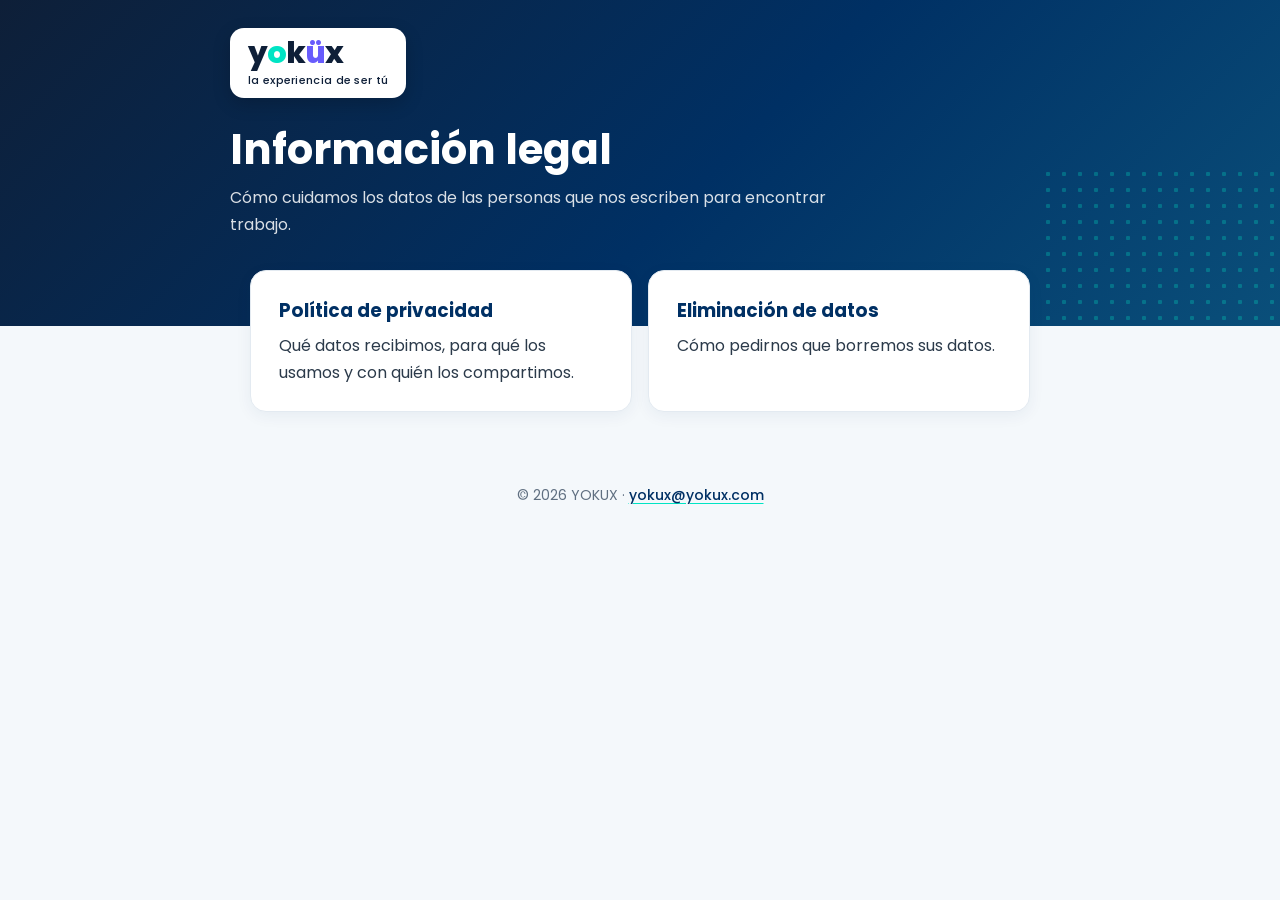
<file: index.html>
<!doctype html>
<html lang="es">
<head>
<meta charset="utf-8">
<meta name="viewport" content="width=device-width, initial-scale=1">
<title>Información legal — YOKUX</title>
<link rel="preconnect" href="https://fonts.googleapis.com">
<link rel="preconnect" href="https://fonts.gstatic.com" crossorigin>
<link href="https://fonts.googleapis.com/css2?family=Poppins:wght@400;500;600;700;800&display=swap" rel="stylesheet">
<link rel="stylesheet" href="estilos.css">
</head>
<body>
<header class="encabezado">
  <div class="contenido">
    <span class="logo">
      <span class="marca">y<span class="o">o</span>k<span class="u">ü</span>x</span>
      <span class="lema">la experiencia de ser tú</span>
    </span>
    <h1>Información legal</h1>
    <p class="bajada">Cómo cuidamos los datos de las personas que nos escriben para encontrar trabajo.</p>
  </div>
</header>

<main>
  <div class="opciones">
    <a class="tarjeta opcion" href="privacidad/">
      <h2>Política de privacidad</h2>
      <p>Qué datos recibimos, para qué los usamos y con quién los compartimos.</p>
    </a>
    <a class="tarjeta opcion" href="eliminacion-datos/">
      <h2>Eliminación de datos</h2>
      <p>Cómo pedirnos que borremos sus datos.</p>
    </a>
  </div>
</main>

<footer>© 2026 YOKUX · <a href="mailto:yokux@yokux.com">yokux@yokux.com</a></footer>
</body>
</html>
</file>
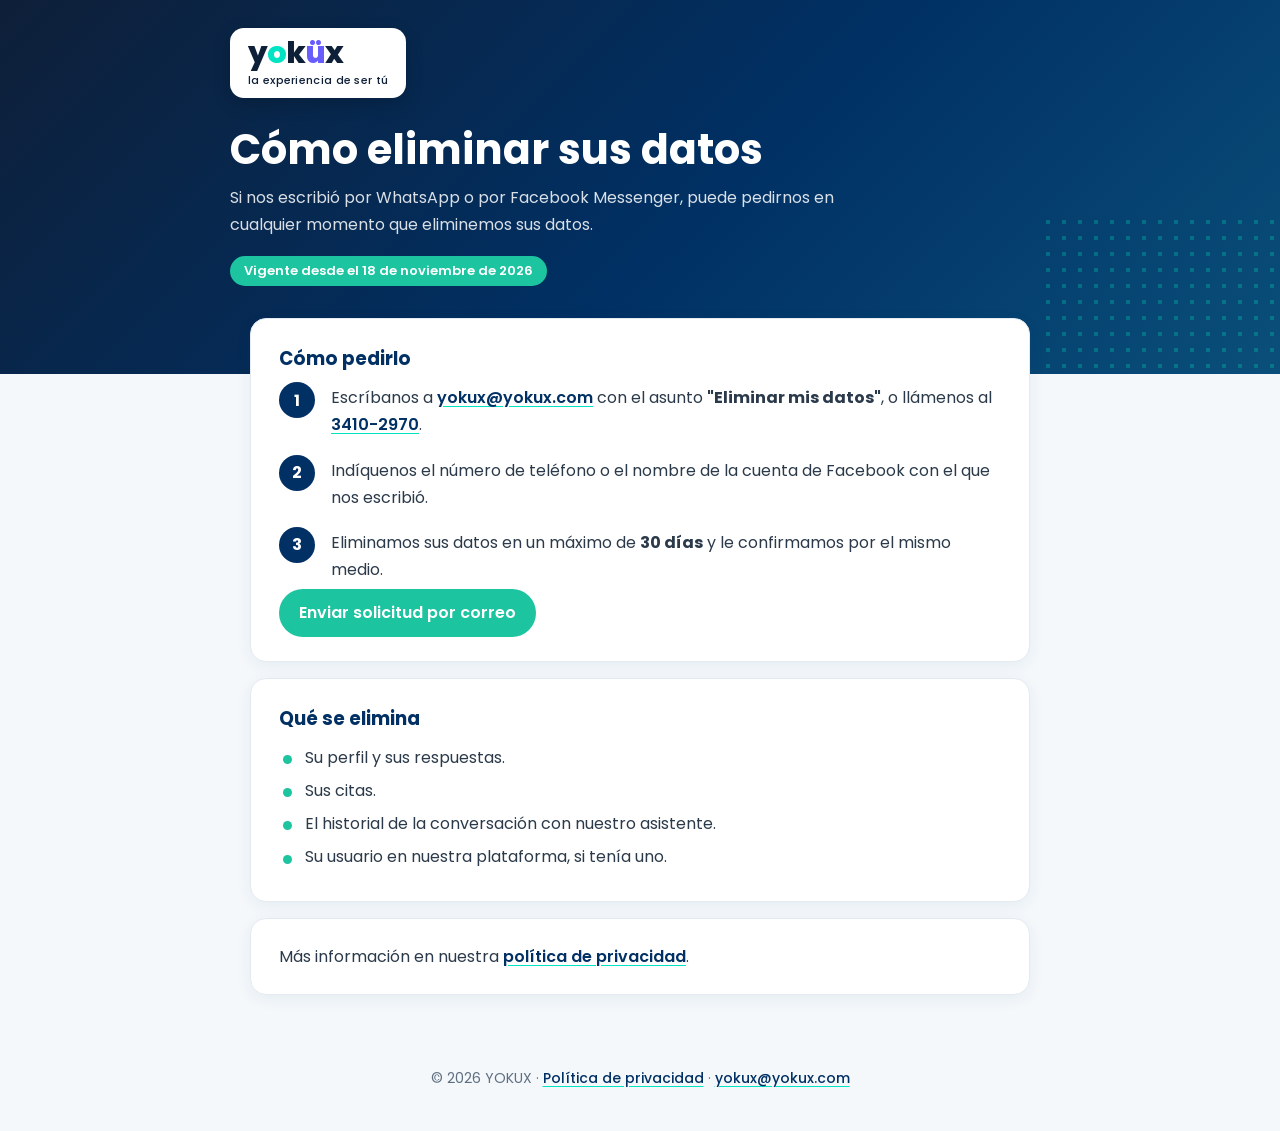
<file: eliminacion-datos/index.html>
<!doctype html>
<html lang="es">
<head>
<meta charset="utf-8">
<meta name="viewport" content="width=device-width, initial-scale=1">
<title>Eliminación de datos — YOKUX</title>
<meta name="description" content="Cómo pedirle a YOKUX que elimine sus datos.">
<link rel="preconnect" href="https://fonts.googleapis.com">
<link rel="preconnect" href="https://fonts.gstatic.com" crossorigin>
<link href="https://fonts.googleapis.com/css2?family=Poppins:wght@400;500;600;700;800&display=swap" rel="stylesheet">
<link rel="stylesheet" href="../estilos.css">
</head>
<body>
<header class="encabezado">
  <div class="contenido">
    <a class="logo" href="../" aria-label="YOKUX, inicio">
      <span class="marca">y<span class="o">o</span>k<span class="u">ü</span>x</span>
      <span class="lema">la experiencia de ser tú</span>
    </a>
    <h1>Cómo eliminar sus datos</h1>
    <p class="bajada">Si nos escribió por WhatsApp o por Facebook Messenger, puede pedirnos en cualquier momento que eliminemos sus datos.</p>
    <span class="vigencia">Vigente desde el 18 de noviembre de 2026</span>
  </div>
</header>

<main>
  <section class="tarjeta">
    <h2>Cómo pedirlo</h2>
    <ol class="pasos">
      <li>Escríbanos a <a href="mailto:yokux@yokux.com?subject=Eliminar%20mis%20datos">yokux@yokux.com</a> con el asunto <strong>"Eliminar mis datos"</strong>, o llámenos al <a href="tel:+50234102970">3410-2970</a>.</li>
      <li>Indíquenos el número de teléfono o el nombre de la cuenta de Facebook con el que nos escribió.</li>
      <li>Eliminamos sus datos en un máximo de <strong>30 días</strong> y le confirmamos por el mismo medio.</li>
    </ol>
    <a class="boton" href="mailto:yokux@yokux.com?subject=Eliminar%20mis%20datos">Enviar solicitud por correo</a>
  </section>

  <section class="tarjeta">
    <h2>Qué se elimina</h2>
    <ul class="lista">
      <li>Su perfil y sus respuestas.</li>
      <li>Sus citas.</li>
      <li>El historial de la conversación con nuestro asistente.</li>
      <li>Su usuario en nuestra plataforma, si tenía uno.</li>
    </ul>
  </section>

  <section class="tarjeta">
    <p>Más información en nuestra <a href="../privacidad/">política de privacidad</a>.</p>
  </section>
</main>

<footer>
  © 2026 YOKUX · <a href="../privacidad/">Política de privacidad</a> · <a href="mailto:yokux@yokux.com">yokux@yokux.com</a>
</footer>
</body>
</html>
</file>
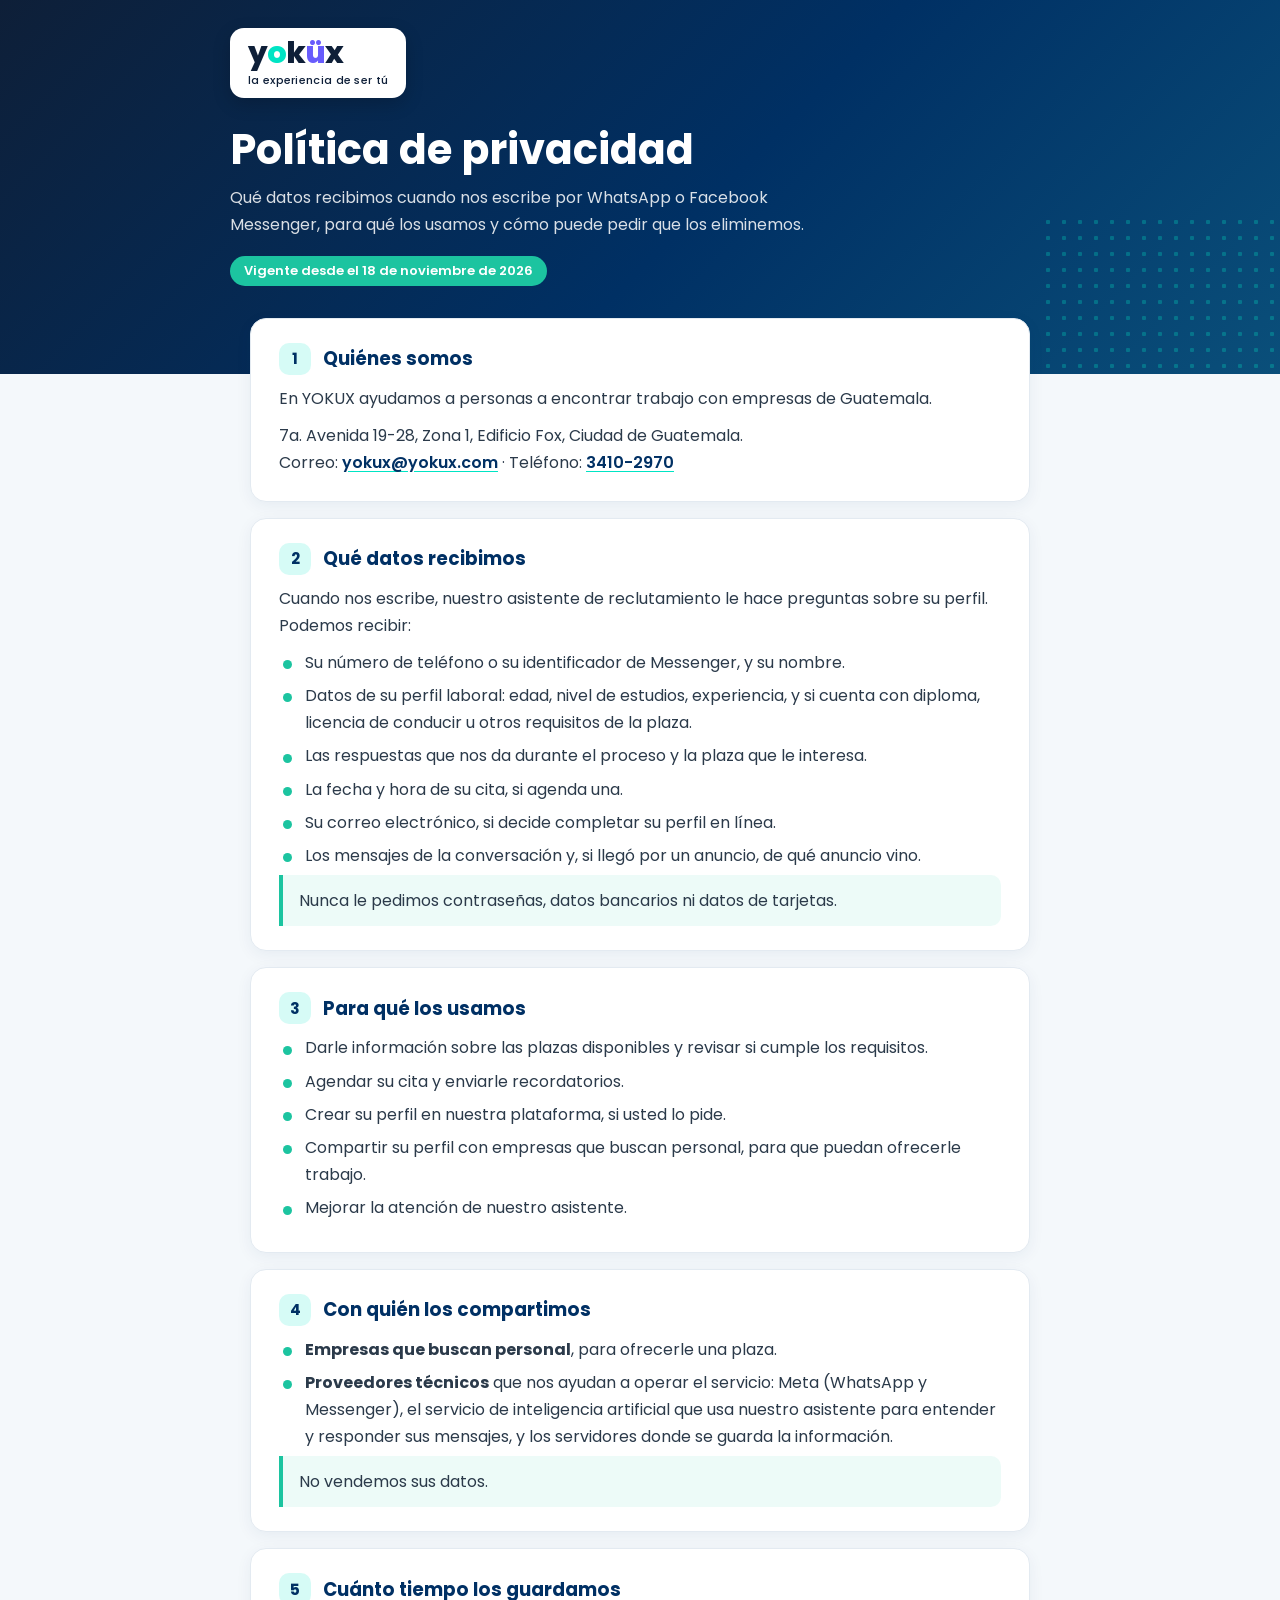
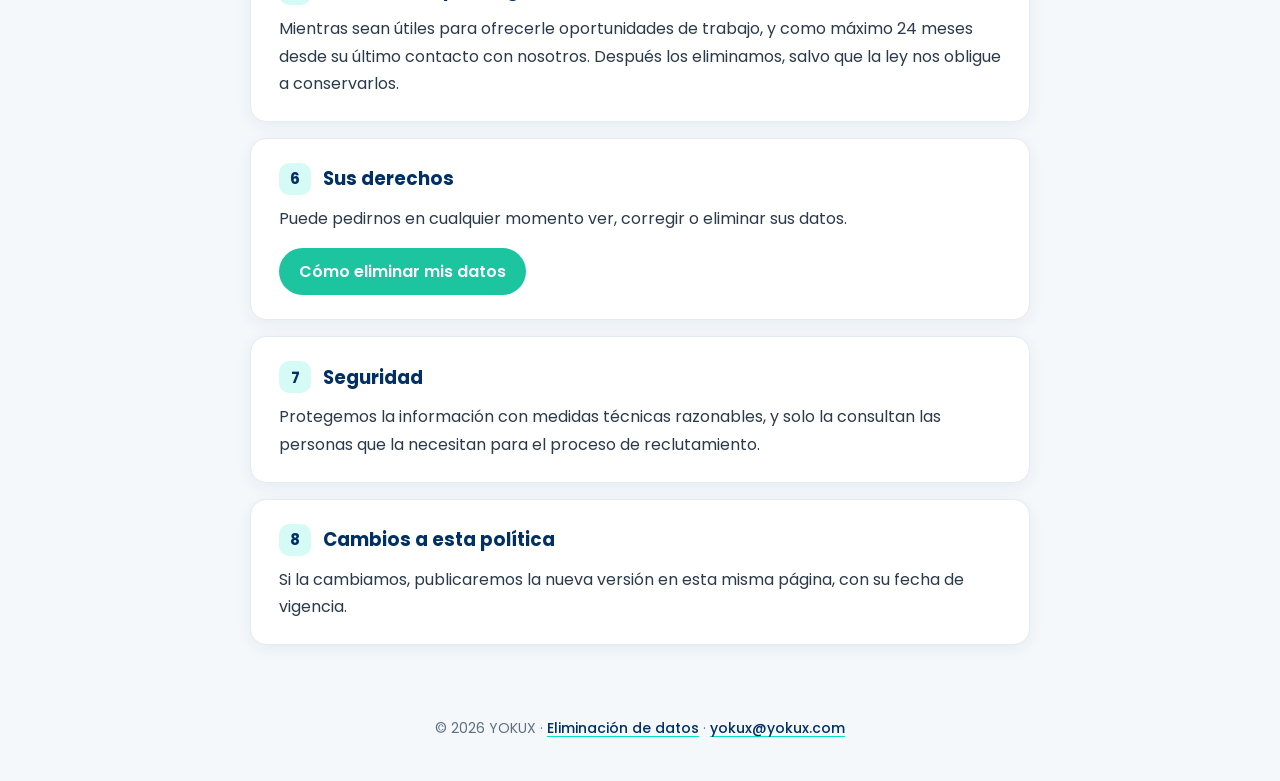
<file: privacidad/index.html>
<!doctype html>
<html lang="es">
<head>
<meta charset="utf-8">
<meta name="viewport" content="width=device-width, initial-scale=1">
<title>Política de privacidad — YOKUX</title>
<meta name="description" content="Cómo YOKUX usa y protege los datos de las personas que nos escriben por WhatsApp o Facebook Messenger.">
<link rel="preconnect" href="https://fonts.googleapis.com">
<link rel="preconnect" href="https://fonts.gstatic.com" crossorigin>
<link href="https://fonts.googleapis.com/css2?family=Poppins:wght@400;500;600;700;800&display=swap" rel="stylesheet">
<link rel="stylesheet" href="../estilos.css">
</head>
<body>
<header class="encabezado">
  <div class="contenido">
    <a class="logo" href="../" aria-label="YOKUX, inicio">
      <span class="marca">y<span class="o">o</span>k<span class="u">ü</span>x</span>
      <span class="lema">la experiencia de ser tú</span>
    </a>
    <h1>Política de privacidad</h1>
    <p class="bajada">Qué datos recibimos cuando nos escribe por WhatsApp o Facebook Messenger, para qué los usamos y cómo puede pedir que los eliminemos.</p>
    <span class="vigencia">Vigente desde el 18 de noviembre de 2026</span>
  </div>
</header>

<main>
  <section class="tarjeta">
    <h2><span class="numero">1</span>Quiénes somos</h2>
    <p>En YOKUX ayudamos a personas a encontrar trabajo con empresas de Guatemala.</p>
    <p>7a. Avenida 19-28, Zona 1, Edificio Fox, Ciudad de Guatemala.<br>
    Correo: <a href="mailto:yokux@yokux.com">yokux@yokux.com</a> · Teléfono: <a href="tel:+50234102970">3410-2970</a></p>
  </section>

  <section class="tarjeta">
    <h2><span class="numero">2</span>Qué datos recibimos</h2>
    <p>Cuando nos escribe, nuestro asistente de reclutamiento le hace preguntas sobre su perfil. Podemos recibir:</p>
    <ul class="lista">
      <li>Su número de teléfono o su identificador de Messenger, y su nombre.</li>
      <li>Datos de su perfil laboral: edad, nivel de estudios, experiencia, y si cuenta con diploma, licencia de conducir u otros requisitos de la plaza.</li>
      <li>Las respuestas que nos da durante el proceso y la plaza que le interesa.</li>
      <li>La fecha y hora de su cita, si agenda una.</li>
      <li>Su correo electrónico, si decide completar su perfil en línea.</li>
      <li>Los mensajes de la conversación y, si llegó por un anuncio, de qué anuncio vino.</li>
    </ul>
    <p class="destacado">Nunca le pedimos contraseñas, datos bancarios ni datos de tarjetas.</p>
  </section>

  <section class="tarjeta">
    <h2><span class="numero">3</span>Para qué los usamos</h2>
    <ul class="lista">
      <li>Darle información sobre las plazas disponibles y revisar si cumple los requisitos.</li>
      <li>Agendar su cita y enviarle recordatorios.</li>
      <li>Crear su perfil en nuestra plataforma, si usted lo pide.</li>
      <li>Compartir su perfil con empresas que buscan personal, para que puedan ofrecerle trabajo.</li>
      <li>Mejorar la atención de nuestro asistente.</li>
    </ul>
  </section>

  <section class="tarjeta">
    <h2><span class="numero">4</span>Con quién los compartimos</h2>
    <ul class="lista">
      <li><strong>Empresas que buscan personal</strong>, para ofrecerle una plaza.</li>
      <li><strong>Proveedores técnicos</strong> que nos ayudan a operar el servicio: Meta (WhatsApp y Messenger), el servicio de inteligencia artificial que usa nuestro asistente para entender y responder sus mensajes, y los servidores donde se guarda la información.</li>
    </ul>
    <p class="destacado">No vendemos sus datos.</p>
  </section>

  <section class="tarjeta">
    <h2><span class="numero">5</span>Cuánto tiempo los guardamos</h2>
    <p>Mientras sean útiles para ofrecerle oportunidades de trabajo, y como máximo 24 meses desde su último contacto con nosotros. Después los eliminamos, salvo que la ley nos obligue a conservarlos.</p>
  </section>

  <section class="tarjeta">
    <h2><span class="numero">6</span>Sus derechos</h2>
    <p>Puede pedirnos en cualquier momento ver, corregir o eliminar sus datos.</p>
    <a class="boton" href="../eliminacion-datos/">Cómo eliminar mis datos</a>
  </section>

  <section class="tarjeta">
    <h2><span class="numero">7</span>Seguridad</h2>
    <p>Protegemos la información con medidas técnicas razonables, y solo la consultan las personas que la necesitan para el proceso de reclutamiento.</p>
  </section>

  <section class="tarjeta">
    <h2><span class="numero">8</span>Cambios a esta política</h2>
    <p>Si la cambiamos, publicaremos la nueva versión en esta misma página, con su fecha de vigencia.</p>
  </section>
</main>

<footer>
  © 2026 YOKUX · <a href="../eliminacion-datos/">Eliminación de datos</a> · <a href="mailto:yokux@yokux.com">yokux@yokux.com</a>
</footer>
</body>
</html>
</file>
<file: estilos.css>
/* Colores tomados de las piezas graficas de YOKUX (pagina de Facebook). */
:root {
  --marino: #003064;
  --marino-oscuro: #0e1f38;
  --turquesa: #00e4c4;
  --verde: #1cc4a0;
  --violeta: #685cfc;
  --texto: #2b3a4a;
  --suave: #5f6f80;
  --fondo: #f4f8fb;
  --borde: #e3eaf1;
}

* { box-sizing: border-box; }

body {
  margin: 0;
  font-family: "Poppins", -apple-system, "Segoe UI", Roboto, Arial, sans-serif;
  color: var(--texto);
  background: var(--fondo);
  line-height: 1.7;
  font-size: 16px;
}

a { color: var(--marino); font-weight: 600; text-decoration-color: var(--turquesa); text-underline-offset: 3px; }
a:hover { color: var(--violeta); }

/* --- Encabezado ------------------------------------------------------- */
.encabezado {
  background: linear-gradient(135deg, var(--marino-oscuro) 0%, var(--marino) 55%, #0a4f7a 100%);
  color: #fff;
  padding: 28px 20px 88px;
  position: relative;
  overflow: hidden;
}
.encabezado::after {           /* puntos decorativos, como en sus piezas */
  content: "";
  position: absolute; right: -20px; bottom: -20px; width: 260px; height: 180px;
  background-image: radial-gradient(rgba(0, 228, 196, .45) 2px, transparent 2.5px);
  background-size: 16px 16px;
  opacity: .6;
}
.encabezado .contenido { max-width: 820px; margin: 0 auto; position: relative; z-index: 1; }

.logo {
  display: inline-flex; flex-direction: column; align-items: flex-start;
  background: #fff; border-radius: 14px; padding: 10px 18px 8px;
  text-decoration: none; box-shadow: 0 6px 18px rgba(0, 0, 0, .18);
}
.logo .marca { font-size: 30px; font-weight: 800; letter-spacing: -1px; line-height: 1; color: var(--marino-oscuro); }
.logo .o { color: var(--turquesa); }
.logo .u { color: var(--violeta); }
.logo .lema { font-size: 11px; font-weight: 500; color: var(--marino-oscuro); letter-spacing: .3px; margin-top: 3px; }

.encabezado h1 { font-size: clamp(1.8rem, 5vw, 2.6rem); line-height: 1.15; margin: 28px 0 10px; font-weight: 700; }
.encabezado .bajada { margin: 0; color: rgba(255, 255, 255, .85); max-width: 620px; }
.vigencia {
  display: inline-block; margin-top: 18px; padding: 4px 14px; border-radius: 999px;
  background: var(--verde); color: #fff; font-size: 13px; font-weight: 600;
}

/* --- Cuerpo ----------------------------------------------------------- */
main { max-width: 820px; margin: -56px auto 0; padding: 0 20px 48px; position: relative; z-index: 2; }

.tarjeta {
  background: #fff; border: 1px solid var(--borde); border-radius: 16px;
  padding: 24px 28px; margin-bottom: 16px;
  box-shadow: 0 4px 16px rgba(0, 48, 100, .06);
}
.tarjeta h2 {
  display: flex; align-items: center; gap: 12px;
  font-size: 1.15rem; color: var(--marino); margin: 0 0 10px;
}
.numero {
  flex: none; width: 32px; height: 32px; border-radius: 10px;
  display: inline-flex; align-items: center; justify-content: center;
  background: rgba(0, 228, 196, .16); color: var(--marino); font-size: .95rem; font-weight: 700;
}
.tarjeta p { margin: 0 0 10px; }
.tarjeta p:last-child { margin-bottom: 0; }

ul.lista { list-style: none; padding: 0; margin: 6px 0 0; }
ul.lista li { position: relative; padding-left: 26px; margin-bottom: 6px; }
ul.lista li::before {
  content: ""; position: absolute; left: 4px; top: .7em; width: 9px; height: 9px;
  border-radius: 50%; background: var(--verde);
}

.destacado {
  border-left: 4px solid var(--verde); background: rgba(28, 196, 160, .08);
  padding: 12px 16px; border-radius: 0 10px 10px 0; margin-top: 12px;
}

/* Pasos numerados (eliminacion de datos) */
ol.pasos { list-style: none; counter-reset: paso; padding: 0; margin: 8px 0 0; }
ol.pasos li { counter-increment: paso; position: relative; padding: 0 0 18px 52px; }
ol.pasos li::before {
  content: counter(paso); position: absolute; left: 0; top: -2px;
  width: 36px; height: 36px; border-radius: 50%;
  background: var(--marino); color: #fff; font-weight: 700;
  display: flex; align-items: center; justify-content: center;
}
ol.pasos li:last-child { padding-bottom: 0; }

.boton {
  display: inline-block; margin-top: 6px; padding: 10px 20px; border-radius: 999px;
  background: var(--verde); color: #fff; text-decoration: none; font-weight: 600;
}
.boton:hover { background: var(--marino); color: #fff; }

/* Portada */
.opciones { display: grid; gap: 16px; grid-template-columns: repeat(auto-fit, minmax(240px, 1fr)); }
.opcion { display: block; text-decoration: none; color: inherit; font-weight: 400; transition: transform .15s, box-shadow .15s; }
.opcion:hover { transform: translateY(-2px); box-shadow: 0 10px 24px rgba(0, 48, 100, .12); color: inherit; }
.opcion h2 { margin-bottom: 6px; }

/* --- Pie -------------------------------------------------------------- */
footer { text-align: center; color: var(--suave); font-size: 14px; padding: 8px 20px 40px; }
footer a { font-weight: 500; }

@media (max-width: 560px) {
  .tarjeta { padding: 20px; }
  .encabezado { padding-bottom: 80px; }
}
</file>
